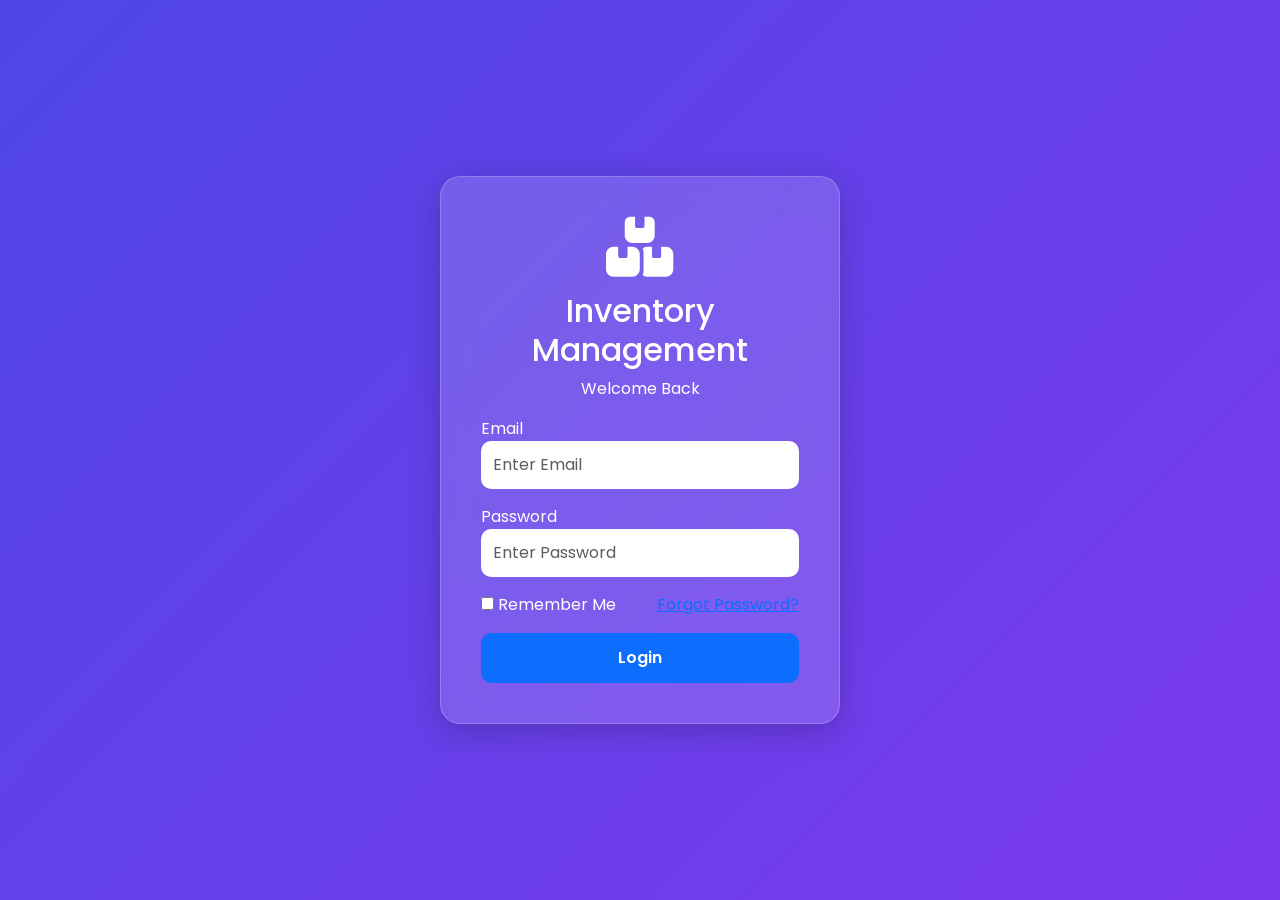
<file: inventory-management-system/login.html>
<!DOCTYPE html>
<html lang="en">

<head>

<meta charset="UTF-8">
<meta name="viewport" content="width=device-width, initial-scale=1.0">

<title>IMS Login</title>

<link href="https://cdn.jsdelivr.net/npm/bootstrap@5.3.3/dist/css/bootstrap.min.css" rel="stylesheet">

<link rel="preconnect" href="https://fonts.googleapis.com">

<link href="https://fonts.googleapis.com/css2?family=Poppins:wght@300;400;500;600;700&display=swap" rel="stylesheet">

<link rel="stylesheet" href="https://cdnjs.cloudflare.com/ajax/libs/font-awesome/6.5.2/css/all.min.css">

<link rel="stylesheet" href="css/style.css">

</head>

<body class="login-page">

<div class="login-container">

<div class="glass-card">

<div class="text-center">

<i class="fa-solid fa-boxes-stacked login-logo"></i>

<h2>Inventory Management</h2>

<p>Welcome Back</p>

</div>

<form>

<div class="mb-3">

<label>Email</label>

<input type="email"
class="form-control"
placeholder="Enter Email">

</div>

<div class="mb-3">

<label>Password</label>

<input type="password"
class="form-control"
placeholder="Enter Password">

</div>

<div class="d-flex justify-content-between mb-3">

<div>

<input type="checkbox">
Remember Me

</div>

<a href="#">
Forgot Password?
</a>

</div>

<button class="btn btn-primary w-100">

Login

</button>

</form>

</div>

</div>

</body>

</html>
</file>
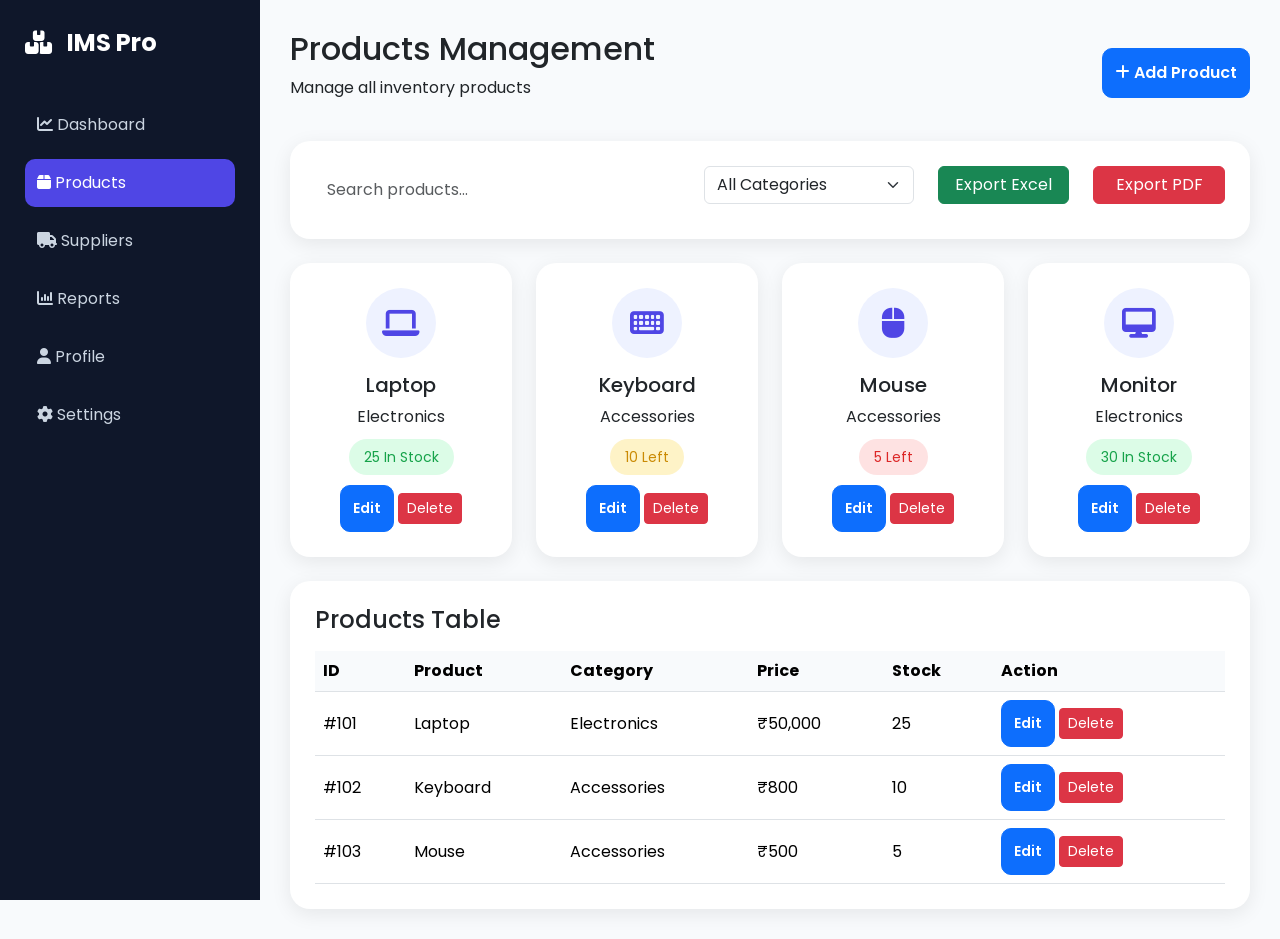
<file: inventory-management-system/products.html>
<!DOCTYPE html>
<html lang="en">

<head>

<meta charset="UTF-8">
<meta name="viewport" content="width=device-width, initial-scale=1.0">

<title>Products Management</title>

<link href="https://cdn.jsdelivr.net/npm/bootstrap@5.3.3/dist/css/bootstrap.min.css" rel="stylesheet">

<link href="https://fonts.googleapis.com/css2?family=Poppins:wght@300;400;500;600;700&display=swap" rel="stylesheet">

<link rel="stylesheet" href="https://cdnjs.cloudflare.com/ajax/libs/font-awesome/6.5.2/css/all.min.css">

<link rel="stylesheet" href="css/style.css">

</head>

<body>

<!-- Sidebar -->

<div class="sidebar">

<div class="logo">
<i class="fa-solid fa-boxes-stacked"></i>
<span>IMS Pro</span>
</div>

<ul>

<li>
<a href="index.html">
<i class="fa-solid fa-chart-line"></i>
Dashboard
</a>
</li>

<li class="active">
<a href="products.html">
<i class="fa-solid fa-box"></i>
Products
</a>
</li>

<li>
<a href="suppliers.html">
<i class="fa-solid fa-truck"></i>
Suppliers
</a>
</li>

<li>
<a href="reports.html">
<i class="fa-solid fa-chart-column"></i>
Reports
</a>
</li>

<li>
<a href="profile.html">
<i class="fa-solid fa-user"></i>
Profile
</a>
</li>

<li>
<a href="settings.html">
<i class="fa-solid fa-gear"></i>
Settings
</a>
</li>

</ul>

</div>

<!-- Main Content -->

<div class="main-content">

<div class="page-header">

<div>

<h2>Products Management</h2>

<p>Manage all inventory products</p>

</div>

<button class="btn btn-primary"
data-bs-toggle="modal"
data-bs-target="#addProductModal">

<i class="fa-solid fa-plus"></i>

Add Product

</button>

</div>

<!-- Search + Filter -->

<div class="dashboard-card mb-4">

<div class="row">

<div class="col-md-5">

<input
type="text"
class="form-control"
id="productSearch"
placeholder="Search products...">

</div>

<div class="col-md-3">

<select class="form-select">

<option>All Categories</option>

<option>Electronics</option>

<option>Accessories</option>

<option>Furniture</option>

</select>

</div>

<div class="col-md-2">

<button class="btn btn-success w-100">

Export Excel

</button>

</div>

<div class="col-md-2">

<button class="btn btn-danger w-100">

Export PDF

</button>

</div>

</div>

</div>

<!-- Product Cards -->

<div class="row g-4">

<div class="col-lg-3 col-md-6">

<div class="product-card">

<div class="product-icon">

<i class="fa-solid fa-laptop"></i>

</div>

<h5>Laptop</h5>

<p>Electronics</p>

<span class="stock-badge success">
25 In Stock
</span>

<div class="mt-3">

<button class="btn btn-sm btn-primary">

Edit

</button>

<button class="btn btn-sm btn-danger">

Delete

</button>

</div>

</div>

</div>

<div class="col-lg-3 col-md-6">

<div class="product-card">

<div class="product-icon">

<i class="fa-solid fa-keyboard"></i>

</div>

<h5>Keyboard</h5>

<p>Accessories</p>

<span class="stock-badge warning">
10 Left
</span>

<div class="mt-3">

<button class="btn btn-sm btn-primary">

Edit

</button>

<button class="btn btn-sm btn-danger">

Delete

</button>

</div>

</div>

</div>

<div class="col-lg-3 col-md-6">

<div class="product-card">

<div class="product-icon">

<i class="fa-solid fa-computer-mouse"></i>

</div>

<h5>Mouse</h5>

<p>Accessories</p>

<span class="stock-badge danger">
5 Left
</span>

<div class="mt-3">

<button class="btn btn-sm btn-primary">

Edit

</button>

<button class="btn btn-sm btn-danger">

Delete

</button>

</div>

</div>

</div>

<div class="col-lg-3 col-md-6">

<div class="product-card">

<div class="product-icon">

<i class="fa-solid fa-desktop"></i>

</div>

<h5>Monitor</h5>

<p>Electronics</p>

<span class="stock-badge success">
30 In Stock
</span>

<div class="mt-3">

<button class="btn btn-sm btn-primary">

Edit

</button>

<button class="btn btn-sm btn-danger">

Delete

</button>

</div>

</div>

</div>

</div>

<!-- Product Table -->

<div class="dashboard-card mt-4">

<h4 class="mb-3">
Products Table
</h4>

<div class="table-responsive">

<table class="table align-middle">

<thead>

<tr>

<th>ID</th>
<th>Product</th>
<th>Category</th>
<th>Price</th>
<th>Stock</th>
<th>Action</th>

</tr>

</thead>

<tbody id="productTable">

<tr>

<td>#101</td>
<td>Laptop</td>
<td>Electronics</td>
<td>₹50,000</td>
<td>25</td>

<td>

<button class="btn btn-sm btn-primary">
Edit
</button>

<button class="btn btn-sm btn-danger">
Delete
</button>

</td>

</tr>

<tr>

<td>#102</td>
<td>Keyboard</td>
<td>Accessories</td>
<td>₹800</td>
<td>10</td>

<td>

<button class="btn btn-sm btn-primary">
Edit
</button>

<button class="btn btn-sm btn-danger">
Delete
</button>

</td>

</tr>

<tr>

<td>#103</td>
<td>Mouse</td>
<td>Accessories</td>
<td>₹500</td>
<td>5</td>

<td>

<button class="btn btn-sm btn-primary">
Edit
</button>

<button class="btn btn-sm btn-danger">
Delete
</button>

</td>

</tr>

</tbody>

</table>

</div>

</div>

</div>

<!-- Add Product Modal -->

<div class="modal fade" id="addProductModal">

<div class="modal-dialog">

<div class="modal-content">

<div class="modal-header">

<h5>Add Product</h5>

<button
class="btn-close"
data-bs-dismiss="modal">
</button>

</div>

<div class="modal-body">

<input
type="text"
class="form-control mb-3"
placeholder="Product Name">

<input
type="number"
class="form-control mb-3"
placeholder="Price">

<input
type="number"
class="form-control mb-3"
placeholder="Stock">

<select class="form-select">

<option>Select Category</option>

<option>Electronics</option>

<option>Accessories</option>

<option>Furniture</option>

</select>

</div>

<div class="modal-footer">

<button class="btn btn-secondary"
data-bs-dismiss="modal">

Close

</button>

<button class="btn btn-primary">

Save Product

</button>

</div>

</div>

</div>

</div>

<script src="https://cdn.jsdelivr.net/npm/bootstrap@5.3.3/dist/js/bootstrap.bundle.min.js"></script>

<script src="js/script.js"></script>

</body>

</html>
</file>
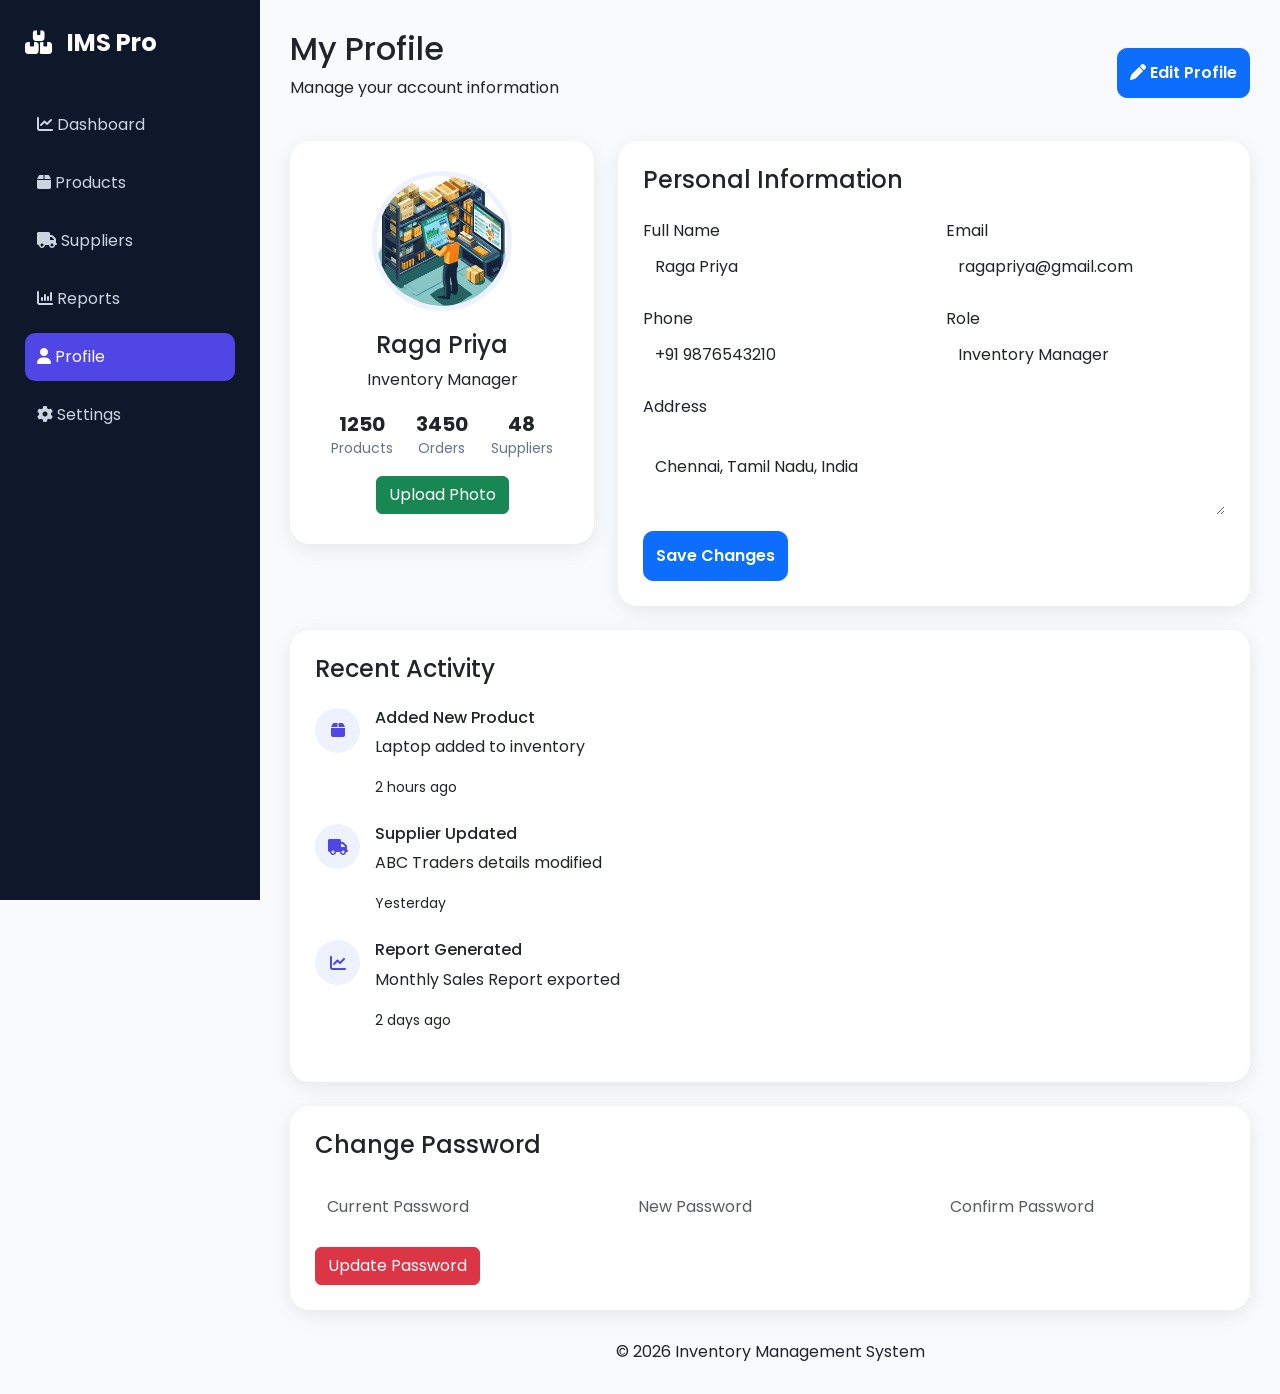
<file: inventory-management-system/profile.html>
<!DOCTYPE html>
<html lang="en">

<head>

<meta charset="UTF-8">
<meta name="viewport" content="width=device-width, initial-scale=1.0">

<title>User Profile</title>

<link href="https://cdn.jsdelivr.net/npm/bootstrap@5.3.3/dist/css/bootstrap.min.css" rel="stylesheet">

<link href="https://fonts.googleapis.com/css2?family=Poppins:wght@300;400;500;600;700&display=swap" rel="stylesheet">

<link rel="stylesheet" href="https://cdnjs.cloudflare.com/ajax/libs/font-awesome/6.5.2/css/all.min.css">

<link rel="stylesheet" href="css/style.css">

</head>

<body>

<!-- Sidebar -->

<div class="sidebar">

<div class="logo">
<i class="fa-solid fa-boxes-stacked"></i>
<span>IMS Pro</span>
</div>

<ul>

<li>
<a href="index.html">
<i class="fa-solid fa-chart-line"></i>
Dashboard
</a>
</li>

<li>
<a href="products.html">
<i class="fa-solid fa-box"></i>
Products
</a>
</li>

<li>
<a href="suppliers.html">
<i class="fa-solid fa-truck"></i>
Suppliers
</a>
</li>

<li>
<a href="reports.html">
<i class="fa-solid fa-chart-column"></i>
Reports
</a>
</li>

<li class="active">
<a href="profile.html">
<i class="fa-solid fa-user"></i>
Profile
</a>
</li>

<li>
<a href="settings.html">
<i class="fa-solid fa-gear"></i>
Settings
</a>
</li>

</ul>

</div>

<!-- Main Content -->

<div class="main-content">

<div class="page-header">

<div>

<h2>My Profile</h2>

<p>Manage your account information</p>

</div>

<button class="btn btn-primary">

<i class="fa-solid fa-pen"></i>

Edit Profile

</button>

</div>

<div class="row">

<!-- Profile Card -->

<div class="col-lg-4">

<div class="profile-card">

<img
src="assets/images/profile.jpeg"
alt="Profile Photo"
class="profile-avatar">
<h4>Raga Priya</h4>

<p>Inventory Manager</p>

<div class="profile-stats">

<div>
<h5>1250</h5>
<span>Products</span>
</div>

<div>
<h5>3450</h5>
<span>Orders</span>
</div>

<div>
<h5>48</h5>
<span>Suppliers</span>
</div>

</div>

<button class="btn btn-success mt-3">

Upload Photo

</button>

</div>

</div>

<!-- Details -->

<div class="col-lg-8">

<div class="dashboard-card">

<h4 class="mb-4">
Personal Information
</h4>

<div class="row">

<div class="col-md-6 mb-3">

<label>Full Name</label>

<input
type="text"
class="form-control"
value="Raga Priya">

</div>

<div class="col-md-6 mb-3">

<label>Email</label>

<input
type="email"
class="form-control"
value="ragapriya@gmail.com">

</div>

<div class="col-md-6 mb-3">

<label>Phone</label>

<input
type="text"
class="form-control"
value="+91 9876543210">

</div>

<div class="col-md-6 mb-3">

<label>Role</label>

<input
type="text"
class="form-control"
value="Inventory Manager">

</div>

<div class="col-md-12">

<label>Address</label>

<textarea
class="form-control"
rows="3">

Chennai, Tamil Nadu, India

</textarea>

</div>

</div>

<button class="btn btn-primary mt-3">

Save Changes

</button>

</div>

</div>

</div>

<!-- Activity Timeline -->

<div class="dashboard-card mt-4">

<h4 class="mb-4">

Recent Activity

</h4>

<div class="timeline">

<div class="timeline-item">

<div class="timeline-icon">

<i class="fa-solid fa-box"></i>

</div>

<div>

<h6>Added New Product</h6>

<p>Laptop added to inventory</p>

<small>2 hours ago</small>

</div>

</div>

<div class="timeline-item">

<div class="timeline-icon">

<i class="fa-solid fa-truck"></i>

</div>

<div>

<h6>Supplier Updated</h6>

<p>ABC Traders details modified</p>

<small>Yesterday</small>

</div>

</div>

<div class="timeline-item">

<div class="timeline-icon">

<i class="fa-solid fa-chart-line"></i>

</div>

<div>

<h6>Report Generated</h6>

<p>Monthly Sales Report exported</p>

<small>2 days ago</small>

</div>

</div>

</div>

</div>

<!-- Change Password -->

<div class="dashboard-card mt-4">

<h4 class="mb-4">

Change Password

</h4>

<div class="row">

<div class="col-md-4">

<input
type="password"
class="form-control"
placeholder="Current Password">

</div>

<div class="col-md-4">

<input
type="password"
class="form-control"
placeholder="New Password">

</div>

<div class="col-md-4">

<input
type="password"
class="form-control"
placeholder="Confirm Password">

</div>

</div>

<button class="btn btn-danger mt-3">

Update Password

</button>

</div>

<footer class="footer">

© 2026 Inventory Management System

</footer>

</div>

</body>

</html>
</file>
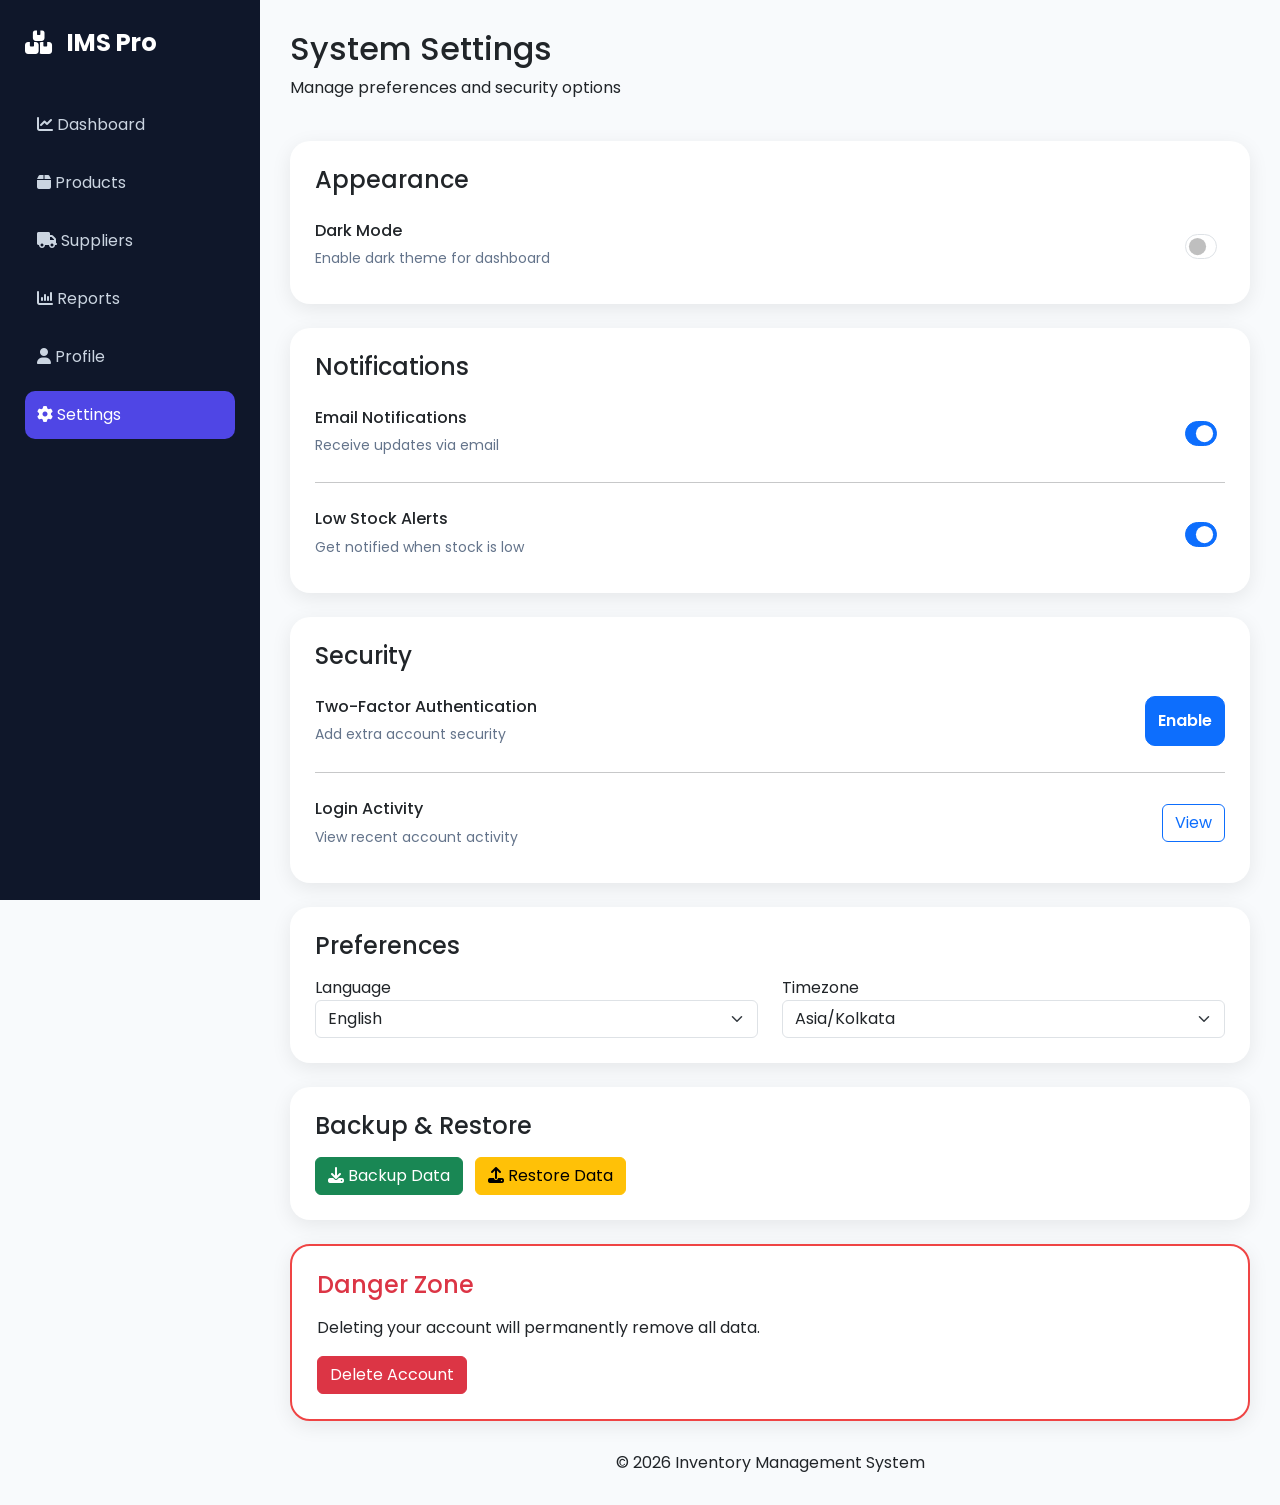
<file: inventory-management-system/settings.html>
<!DOCTYPE html>
<html lang="en">

<head>

<meta charset="UTF-8">
<meta name="viewport" content="width=device-width, initial-scale=1.0">

<title>Settings</title>

<link href="https://cdn.jsdelivr.net/npm/bootstrap@5.3.3/dist/css/bootstrap.min.css" rel="stylesheet">

<link href="https://fonts.googleapis.com/css2?family=Poppins:wght@300;400;500;600;700&display=swap" rel="stylesheet">

<link rel="stylesheet" href="https://cdnjs.cloudflare.com/ajax/libs/font-awesome/6.5.2/css/all.min.css">

<link rel="stylesheet" href="css/style.css">

</head>

<body>

<!-- Sidebar -->

<div class="sidebar">

<div class="logo">
<i class="fa-solid fa-boxes-stacked"></i>
<span>IMS Pro</span>
</div>

<ul>

<li>
<a href="index.html">
<i class="fa-solid fa-chart-line"></i>
Dashboard
</a>
</li>

<li>
<a href="products.html">
<i class="fa-solid fa-box"></i>
Products
</a>
</li>

<li>
<a href="suppliers.html">
<i class="fa-solid fa-truck"></i>
Suppliers
</a>
</li>

<li>
<a href="reports.html">
<i class="fa-solid fa-chart-column"></i>
Reports
</a>
</li>

<li>
<a href="profile.html">
<i class="fa-solid fa-user"></i>
Profile
</a>
</li>

<li class="active">
<a href="settings.html">
<i class="fa-solid fa-gear"></i>
Settings
</a>
</li>

</ul>

</div>

<!-- Main Content -->

<div class="main-content">

<div class="page-header">

<div>

<h2>System Settings</h2>

<p>Manage preferences and security options</p>

</div>

</div>

<!-- Appearance -->

<div class="dashboard-card mb-4">

<h4 class="mb-3">
Appearance
</h4>

<div class="setting-row">

<div>

<h6>Dark Mode</h6>

<p>Enable dark theme for dashboard</p>

</div>

<div class="form-check form-switch">

<input
class="form-check-input"
type="checkbox"
id="darkModeToggle">

</div>

</div>

</div>

<!-- Notifications -->

<div class="dashboard-card mb-4">

<h4 class="mb-3">
Notifications
</h4>

<div class="setting-row">

<div>

<h6>Email Notifications</h6>

<p>Receive updates via email</p>

</div>

<div class="form-check form-switch">

<input
class="form-check-input"
type="checkbox"
checked>

</div>

</div>

<hr>

<div class="setting-row">

<div>

<h6>Low Stock Alerts</h6>

<p>Get notified when stock is low</p>

</div>

<div class="form-check form-switch">

<input
class="form-check-input"
type="checkbox"
checked>

</div>

</div>

</div>

<!-- Security -->

<div class="dashboard-card mb-4">

<h4 class="mb-3">
Security
</h4>

<div class="setting-row">

<div>

<h6>Two-Factor Authentication</h6>

<p>Add extra account security</p>

</div>

<button class="btn btn-primary">

Enable

</button>

</div>

<hr>

<div class="setting-row">

<div>

<h6>Login Activity</h6>

<p>View recent account activity</p>

</div>

<button class="btn btn-outline-primary">

View

</button>

</div>

</div>

<!-- Preferences -->

<div class="dashboard-card mb-4">

<h4 class="mb-3">
Preferences
</h4>

<div class="row">

<div class="col-md-6">

<label>Language</label>

<select class="form-select">

<option>English</option>
<option>Tamil</option>
<option>Hindi</option>

</select>

</div>

<div class="col-md-6">

<label>Timezone</label>

<select class="form-select">

<option>Asia/Kolkata</option>
<option>UTC</option>
<option>America/New_York</option>

</select>

</div>

</div>

</div>

<!-- Backup -->

<div class="dashboard-card mb-4">

<h4 class="mb-3">
Backup & Restore
</h4>

<button class="btn btn-success me-2">

<i class="fa-solid fa-download"></i>

Backup Data

</button>

<button class="btn btn-warning">

<i class="fa-solid fa-upload"></i>

Restore Data

</button>

</div>

<!-- Danger Zone -->

<div class="dashboard-card danger-zone">

<h4 class="text-danger mb-3">

Danger Zone

</h4>

<p>

Deleting your account will permanently remove all data.

</p>

<button class="btn btn-danger">

Delete Account

</button>

</div>

<footer class="footer">

© 2026 Inventory Management System

</footer>

</div>

<script src="js/script.js"></script>

</body>

</html>
</file>
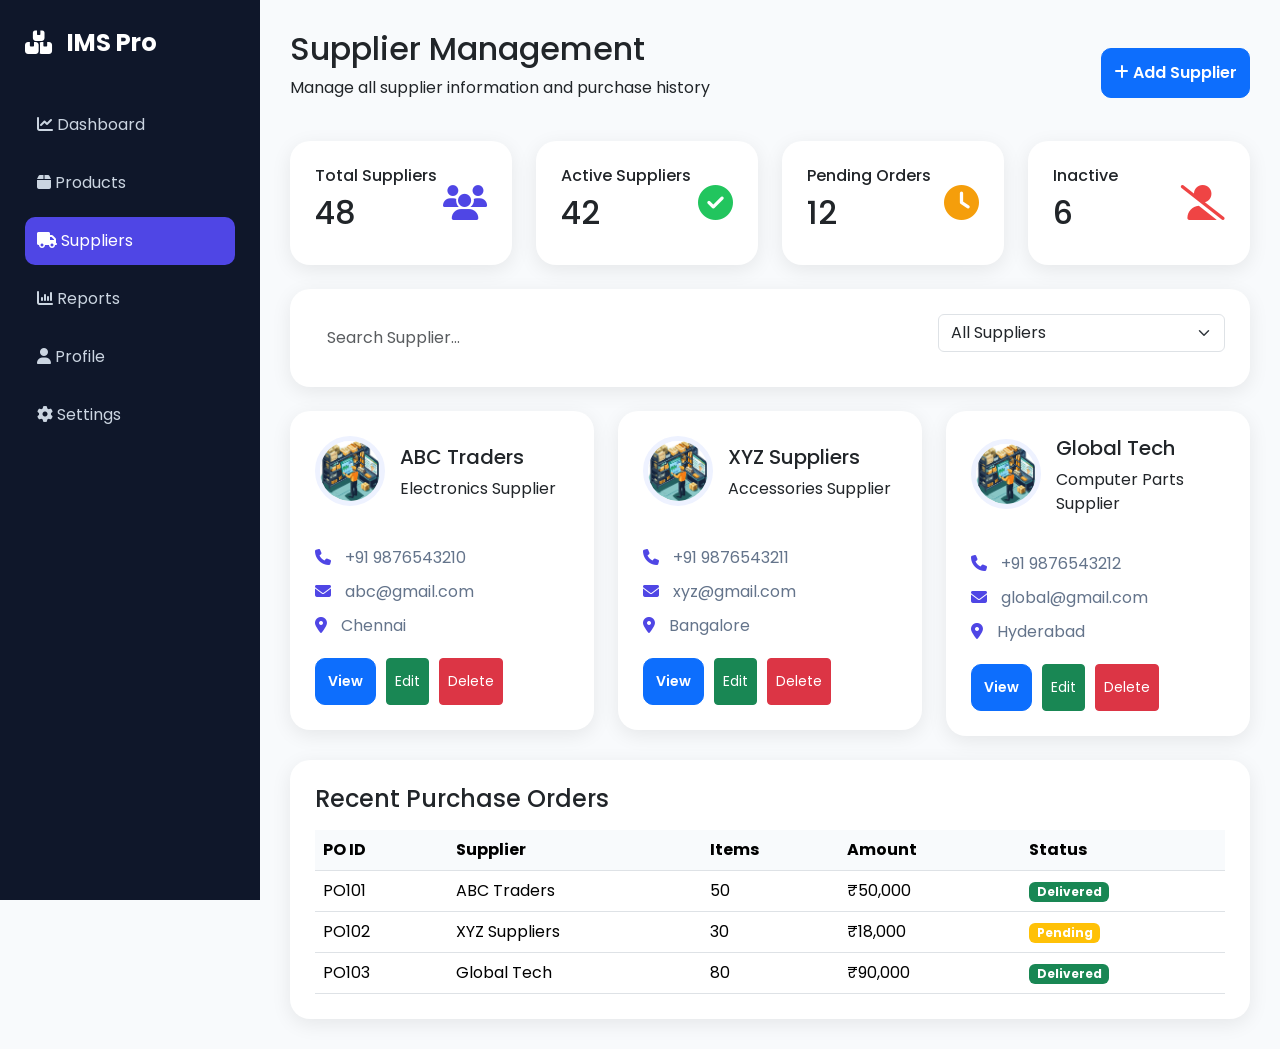
<file: inventory-management-system/suppliers.html>
<!DOCTYPE html>
<html lang="en">

<head>

<meta charset="UTF-8">
<meta name="viewport" content="width=device-width, initial-scale=1.0">

<title>Supplier Management</title>

<link href="https://cdn.jsdelivr.net/npm/bootstrap@5.3.3/dist/css/bootstrap.min.css" rel="stylesheet">

<link href="https://fonts.googleapis.com/css2?family=Poppins:wght@300;400;500;600;700&display=swap" rel="stylesheet">

<link rel="stylesheet" href="https://cdnjs.cloudflare.com/ajax/libs/font-awesome/6.5.2/css/all.min.css">

<link rel="stylesheet" href="css/style.css">

</head>

<body>

<!-- Sidebar -->

<div class="sidebar">

<div class="logo">
<i class="fa-solid fa-boxes-stacked"></i>
<span>IMS Pro</span>
</div>

<ul>

<li>
<a href="index.html">
<i class="fa-solid fa-chart-line"></i>
Dashboard
</a>
</li>

<li>
<a href="products.html">
<i class="fa-solid fa-box"></i>
Products
</a>
</li>

<li class="active">
<a href="suppliers.html">
<i class="fa-solid fa-truck"></i>
Suppliers
</a>
</li>

<li>
<a href="reports.html">
<i class="fa-solid fa-chart-column"></i>
Reports
</a>
</li>

<li>
<a href="profile.html">
<i class="fa-solid fa-user"></i>
Profile
</a>
</li>

<li>
<a href="settings.html">
<i class="fa-solid fa-gear"></i>
Settings
</a>
</li>

</ul>

</div>

<!-- Main Content -->

<div class="main-content">

<div class="page-header">

<div>

<h2>Supplier Management</h2>

<p>Manage all supplier information and purchase history</p>

</div>

<button class="btn btn-primary"
data-bs-toggle="modal"
data-bs-target="#supplierModal">

<i class="fa-solid fa-plus"></i>

Add Supplier

</button>

</div>

<!-- Statistics -->

<div class="row g-4 mb-4">

<div class="col-md-3">

<div class="stat-card">

<div>
<h6>Total Suppliers</h6>
<h2>48</h2>
</div>

<i class="fa-solid fa-users"></i>

</div>

</div>

<div class="col-md-3">

<div class="stat-card success">

<div>
<h6>Active Suppliers</h6>
<h2>42</h2>
</div>

<i class="fa-solid fa-circle-check"></i>

</div>

</div>

<div class="col-md-3">

<div class="stat-card warning">

<div>
<h6>Pending Orders</h6>
<h2>12</h2>
</div>

<i class="fa-solid fa-clock"></i>

</div>

</div>

<div class="col-md-3">

<div class="stat-card danger">

<div>
<h6>Inactive</h6>
<h2>6</h2>
</div>

<i class="fa-solid fa-user-slash"></i>

</div>

</div>

</div>

<!-- Search -->

<div class="dashboard-card mb-4">

<div class="row">

<div class="col-md-8">

<input
type="text"
class="form-control"
id="supplierSearch"
placeholder="Search Supplier...">

</div>

<div class="col-md-4">

<select class="form-select">

<option>All Suppliers</option>
<option>Active</option>
<option>Inactive</option>

</select>

</div>

</div>

</div>

<!-- Supplier Cards -->

<div class="row g-4">

<div class="col-lg-4">

<div class="supplier-card">

<div class="supplier-top">

<img
src="assets/images/profile.jpeg"
alt="Profile Photo"
class="profile-avatar">

<div>

<h5>ABC Traders</h5>

<p>Electronics Supplier</p>

</div>

</div>

<div class="supplier-info">

<p>
<i class="fa-solid fa-phone"></i>
+91 9876543210
</p>

<p>
<i class="fa-solid fa-envelope"></i>
abc@gmail.com
</p>

<p>
<i class="fa-solid fa-location-dot"></i>
Chennai
</p>

</div>

<div class="supplier-footer">

<button class="btn btn-primary btn-sm">
View
</button>

<button class="btn btn-success btn-sm">
Edit
</button>

<button class="btn btn-danger btn-sm">
Delete
</button>

</div>

</div>

</div>

<div class="col-lg-4">

<div class="supplier-card">

<div class="supplier-top">

<img
src="assets/images/profile.jpeg"
alt="Profile Photo"
class="profile-avatar">

<div>

<h5>XYZ Suppliers</h5>

<p>Accessories Supplier</p>

</div>

</div>

<div class="supplier-info">

<p>
<i class="fa-solid fa-phone"></i>
+91 9876543211
</p>

<p>
<i class="fa-solid fa-envelope"></i>
xyz@gmail.com
</p>

<p>
<i class="fa-solid fa-location-dot"></i>
Bangalore
</p>

</div>

<div class="supplier-footer">

<button class="btn btn-primary btn-sm">
View
</button>

<button class="btn btn-success btn-sm">
Edit
</button>

<button class="btn btn-danger btn-sm">
Delete
</button>

</div>

</div>

</div>

<div class="col-lg-4">

<div class="supplier-card">

<div class="supplier-top">

<img
src="assets/images/profile.jpeg"
alt="Profile Photo"
class="profile-avatar">

<div>

<h5>Global Tech</h5>

<p>Computer Parts Supplier</p>

</div>

</div>

<div class="supplier-info">

<p>
<i class="fa-solid fa-phone"></i>
+91 9876543212
</p>

<p>
<i class="fa-solid fa-envelope"></i>
global@gmail.com
</p>

<p>
<i class="fa-solid fa-location-dot"></i>
Hyderabad
</p>

</div>

<div class="supplier-footer">

<button class="btn btn-primary btn-sm">
View
</button>

<button class="btn btn-success btn-sm">
Edit
</button>

<button class="btn btn-danger btn-sm">
Delete
</button>

</div>

</div>

</div>

</div>

<!-- Purchase History Table -->

<div class="dashboard-card mt-4">

<h4 class="mb-3">
Recent Purchase Orders
</h4>

<div class="table-responsive">

<table class="table align-middle">

<thead>

<tr>

<th>PO ID</th>
<th>Supplier</th>
<th>Items</th>
<th>Amount</th>
<th>Status</th>

</tr>

</thead>

<tbody id="supplierTable">

<tr>
<td>PO101</td>
<td>ABC Traders</td>
<td>50</td>
<td>₹50,000</td>
<td><span class="badge bg-success">Delivered</span></td>
</tr>

<tr>
<td>PO102</td>
<td>XYZ Suppliers</td>
<td>30</td>
<td>₹18,000</td>
<td><span class="badge bg-warning">Pending</span></td>
</tr>

<tr>
<td>PO103</td>
<td>Global Tech</td>
<td>80</td>
<td>₹90,000</td>
<td><span class="badge bg-success">Delivered</span></td>
</tr>

</tbody>

</table>

</div>

</div>

</div>

<!-- Add Supplier Modal -->

<div class="modal fade" id="supplierModal">

<div class="modal-dialog">

<div class="modal-content">

<div class="modal-header">

<h5>Add Supplier</h5>

<button class="btn-close"
data-bs-dismiss="modal"></button>

</div>

<div class="modal-body">

<input
type="text"
class="form-control mb-3"
placeholder="Supplier Name">

<input
type="email"
class="form-control mb-3"
placeholder="Email">

<input
type="text"
class="form-control mb-3"
placeholder="Phone Number">

<input
type="text"
class="form-control"
placeholder="Location">

</div>

<div class="modal-footer">

<button
class="btn btn-secondary"
data-bs-dismiss="modal">

Close

</button>

<button class="btn btn-primary">

Save Supplier

</button>

</div>

</div>

</div>

</div>

<script src="https://cdn.jsdelivr.net/npm/bootstrap@5.3.3/dist/js/bootstrap.bundle.min.js"></script>

<script src="js/script.js"></script>

</body>

</html>
</file>
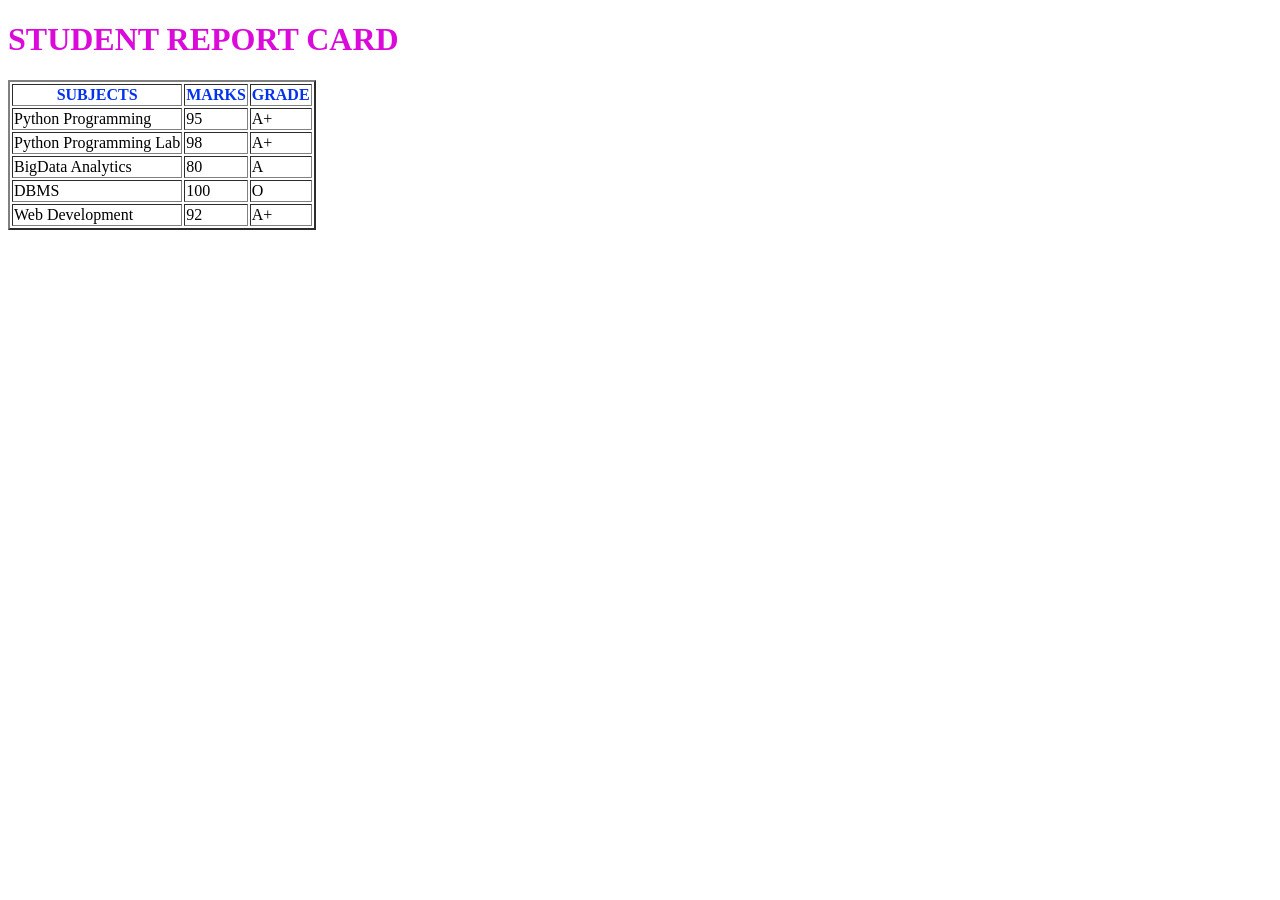
<file: lec1/ass2.html>
<!DOCTYPE html>
<html>
    <head>
        <title>
        ReportCard
        </title>
    </head>
    <body>
        
        <style>h1{color:rgb(219, 10, 219);}</style>
        <h1>STUDENT REPORT CARD</h1>

        <table border="2" >
             <style>
                  th{color: rgb(3, 50, 238);}
                  td:hover { background-color: #d2cfcf;}
             </style>
            <tr>
                <th>SUBJECTS</th>
                <th>MARKS</th>
                <th>GRADE</th>
            </tr>
               <tr>
                <td>Python Programming</td>
                <td>95</td>
                <td>A+</td>
            </tr>
            </tr>
               <tr>
                <td>Python Programming Lab</td>
                <td>98</td>
                <td>A+</td>
            </tr>
            </tr>
               <tr>
                <td>BigData Analytics</td>
                <td>80</td>
                <td>A</td>
            </tr>
            </tr>
               <tr>
                <td>DBMS</td>
                <td>100</td>
                <td>O</td>
            </tr>
            </tr>
               <tr>
                <td>Web Development</td>
                <td>92</td>
                <td>A+</td>
            </tr>
         
        </table>

    </body>
</html>
</file>
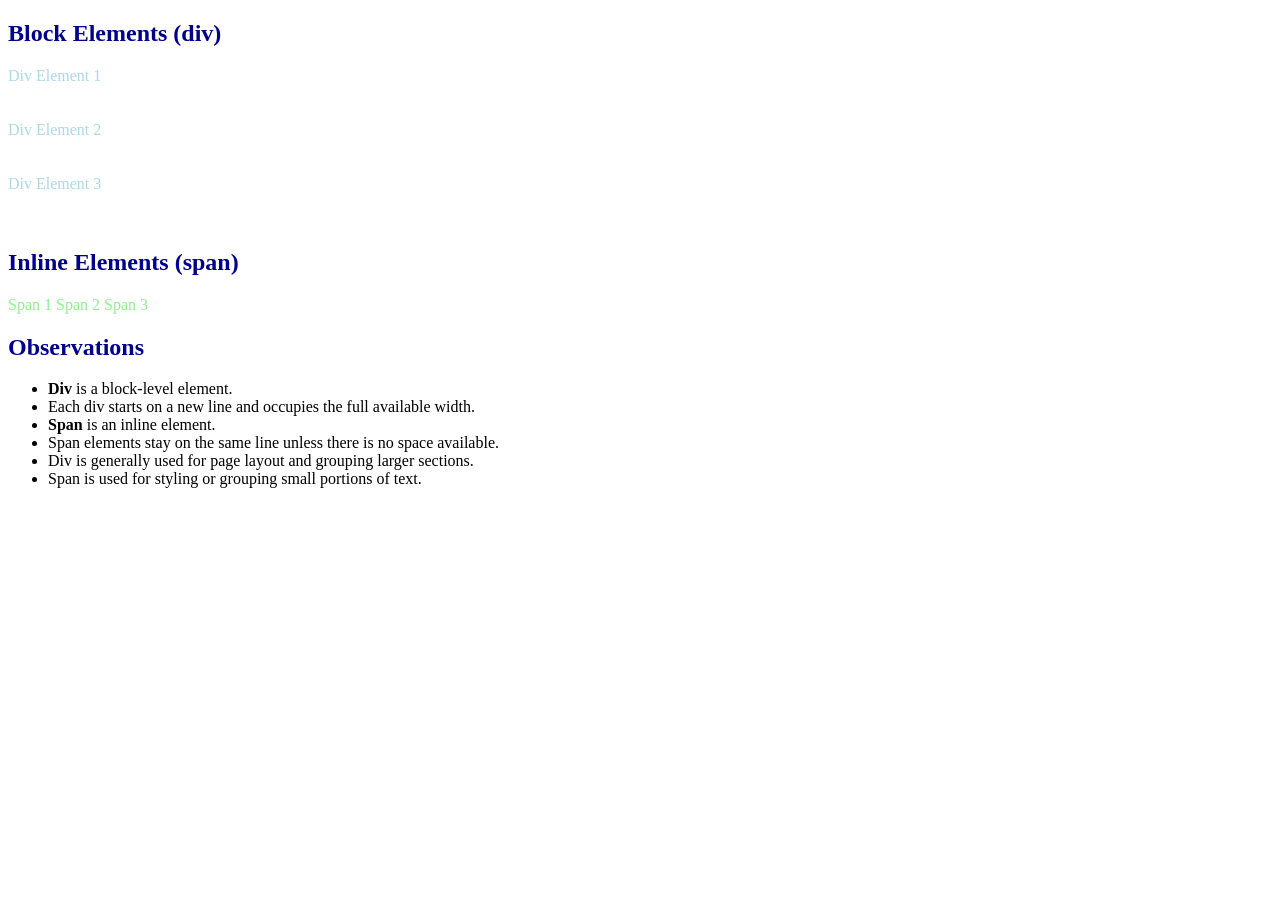
<file: lec1/ass3.html>
<!DOCTYPE html>
<html>
<head>
    <title>Block vs Inline Elements</title>
    <style>
       

        .block {
            color: lightblue;  
        }

        .inline {
            color: lightgreen;
        }

        h2 {
            color: darkblue;
        }
    </style>
</head>
<body>

    <h2>Block Elements (div)</h2>

    <div class="block">Div Element 1</div><br></br>
    <div class="block">Div Element 2</div><br></br>
    <div class="block">Div Element 3</div><br></br>

    <h2>Inline Elements (span)</h2>

    <span class="inline">Span 1</span>
    <span class="inline">Span 2</span>
    <span class="inline">Span 3</span>

    <h2>Observations</h2>
    <ul>
        <li><b>Div</b> is a block-level element.</li>
        <li>Each div starts on a new line and occupies the full available width.</li>
        <li><b>Span</b> is an inline element.</li>
        <li>Span elements stay on the same line unless there is no space available.</li>
        <li>Div is generally used for page layout and grouping larger sections.</li>
        <li>Span is used for styling or grouping small portions of text.</li>
    </ul>

</body>
</html>
</file>
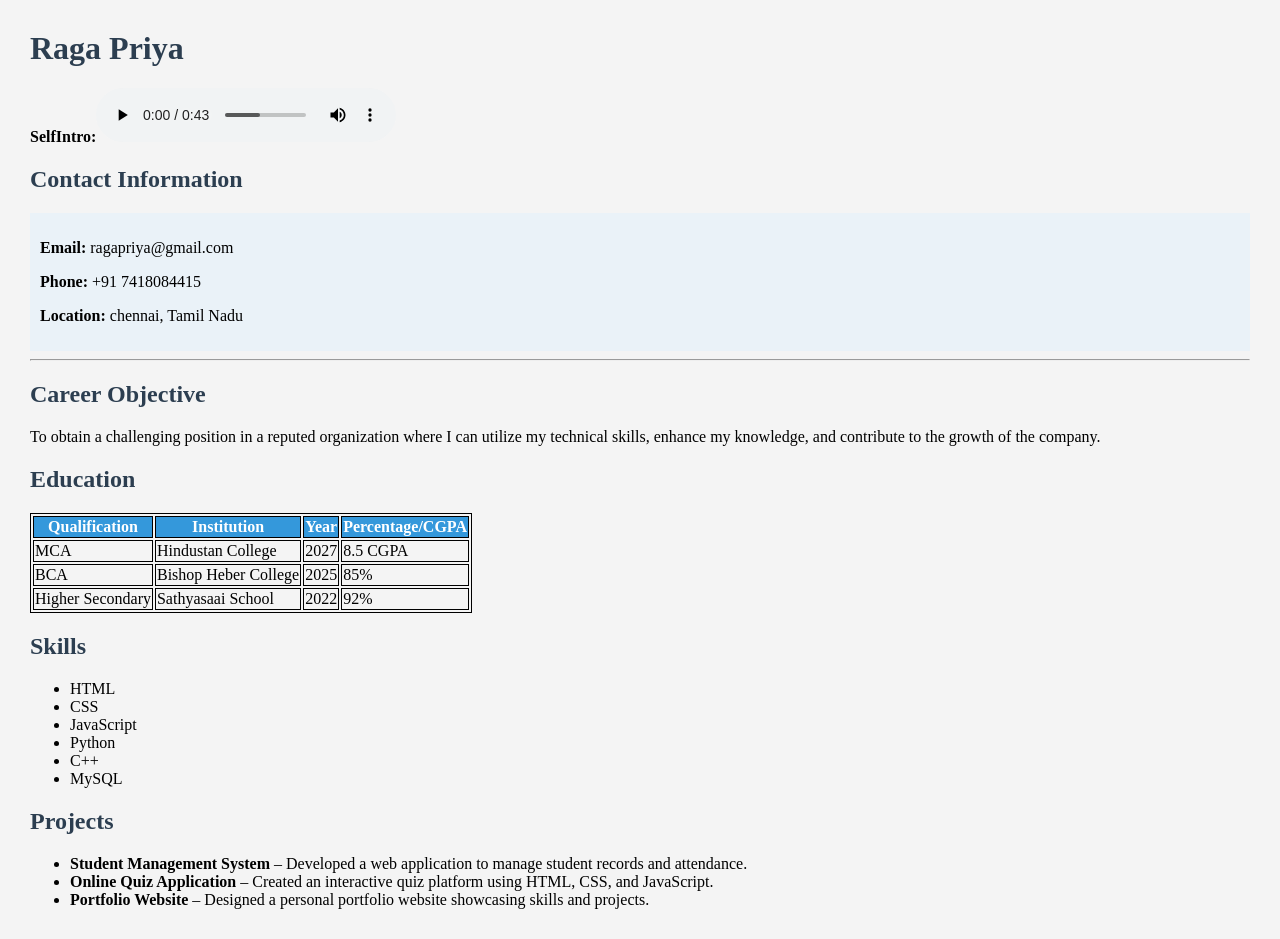
<file: lec1/ass4.html>
<!DOCTYPE html>
<html>
<head>
    <title>My Resume</title>

    <style>
        body {
            
            margin: 30px;
            background-color: #f4f4f4;
        }

        h1, h2 {
            color: #2c3e50;
        }
        table, th, td {
            border: 1px solid black;
        }

        th {
            background-color: #3498db;
            color: white;
         
        }

        .contact {
            background-color: #eaf2f8;
            padding: 10px;
            
        }
    </style>
</head>
<body>

    <div class="container">

        <h1>Raga Priya</h1>
        <p><strong>SelfIntro:</strong><audio controls>
        <source src="selfintro.mp3">
        </audio></p>
            <h2>Contact Information</h2>

        <div class="contact">


            <p><strong>Email:</strong> ragapriya@gmail.com</p>
            <p><strong>Phone:</strong> +91 7418084415</p>
            <p><strong>Location:</strong> chennai, Tamil Nadu</p>
        </div>

    </div>

        <hr>

        <h2>Career Objective</h2>
        <p>
            To obtain a challenging position in a reputed organization where I can utilize my technical skills,
            enhance my knowledge, and contribute to the growth of the company.
        </p>

        <h2>Education</h2>

        <table>
            <tr>
                <th>Qualification</th>
                <th>Institution</th>
                <th>Year</th>
                <th>Percentage/CGPA</th>
            </tr>

            <tr>
                <td>MCA</td>
                <td>Hindustan College</td>
                <td>2027</td>
                <td>8.5 CGPA</td>
            </tr>

            <tr>
                <td>BCA</td>
                <td>Bishop Heber College</td>
                <td>2025</td>
                <td>85%</td>
            </tr>

            <tr>
                <td>Higher Secondary</td>
                <td>Sathyasaai School</td>
                <td>2022</td>
                <td>92%</td>
            </tr>
        </table>

        <h2>Skills</h2>

        <ul>
            <li>HTML</li>
            <li>CSS</li>
            <li>JavaScript</li>
            <li>Python</li>
            <li>C++</li>
            <li>MySQL</li>
        </ul>

        <h2>Projects</h2>

        <ul>
            <li>
                <strong>Student Management System</strong> –
                Developed a web application to manage student records and attendance.
            </li>

            <li>
                <strong>Online Quiz Application</strong> –
                Created an interactive quiz platform using HTML, CSS, and JavaScript.
            </li>

            <li>
                <strong>Portfolio Website</strong> –
                Designed a personal portfolio website showcasing skills and projects.
            </li>
        </ul>

        

</body>
</html>
</file>
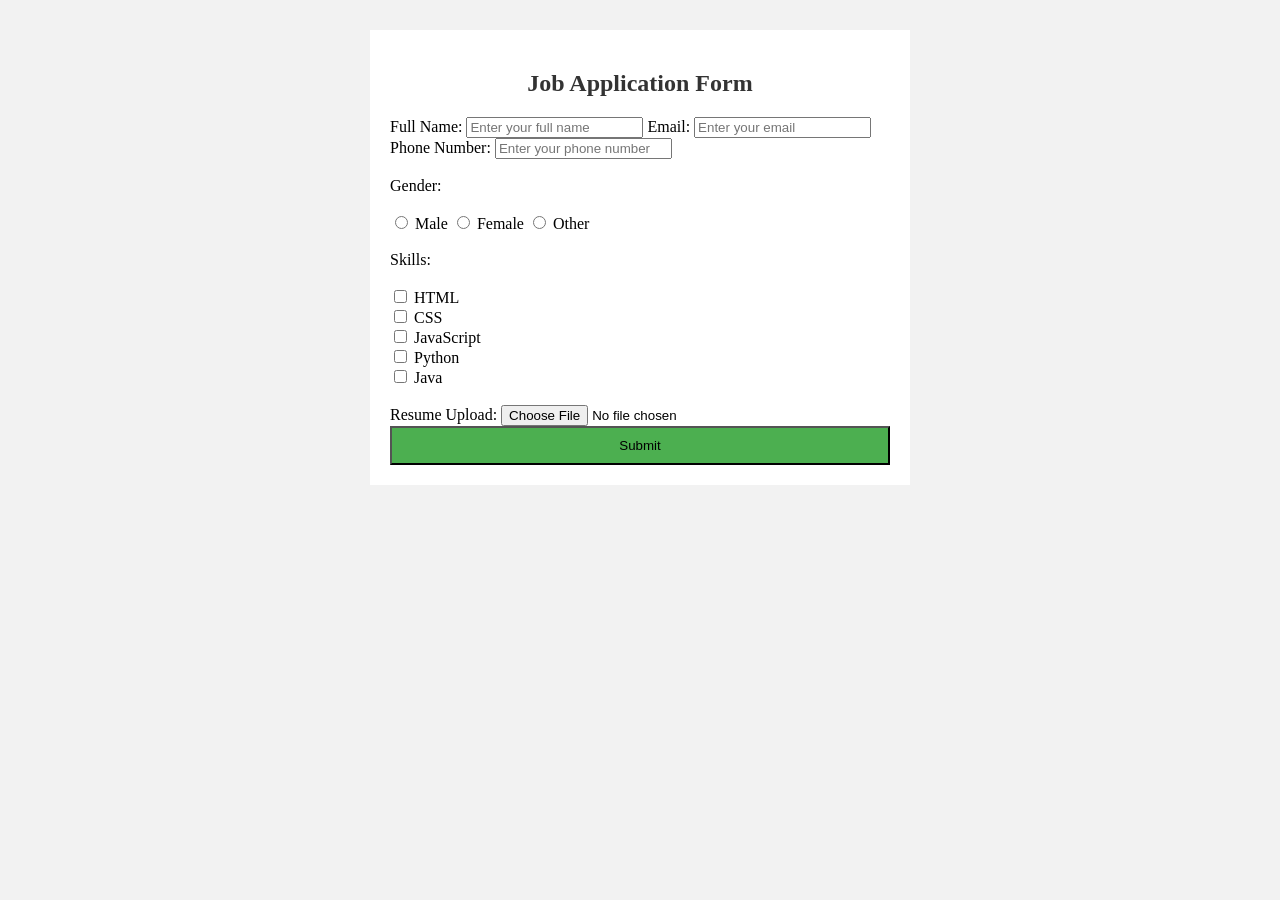
<file: lec1/ass5.html>
<!DOCTYPE html>
<html>
<head>
    <title>Job Application Form</title>

    <style>
        body {
          
            background-color: #f2f2f2;
        }

        .container {
            width: 500px;
            margin: 30px auto;
            background-color: white;
            padding: 20px;
          
        }

        h2 {
            text-align: center;
            color: #333;
        }
        .submit-btn {
            width: 100%;
            padding: 10px;
            background-color: #4CAF50;
            cursor: pointer;
        }

        .submit-btn:hover {
            background-color: #45a049;
        }
    </style>
</head>
<body>

    <div class="container">

        <h2>Job Application Form</h2>

        <form>

            <label>Full Name:</label>
            <input type="text" placeholder="Enter your full name">

            <label>Email:</label>
            <input type="email" placeholder="Enter your email">

            <label>Phone Number:</label>
            <input type="tel" placeholder="Enter your phone number"><br><br>

            <label>Gender:</label><br><br>

            <input type="radio" name="gender"> Male
            <input type="radio" name="gender"> Female
            <input type="radio" name="gender"> Other

            <br><br>

            <label>Skills:</label><br><br>

            <input type="checkbox"> HTML<br>
            <input type="checkbox"> CSS<br>
            <input type="checkbox"> JavaScript<br>
            <input type="checkbox"> Python<br>
            <input type="checkbox"> Java

            <br><br>

            <label>Resume Upload:</label>
            <input type="file">

            <button type="submit" class="submit-btn">
                Submit
            </button>

        </form>

    </div>

</body>
</html>
</file>
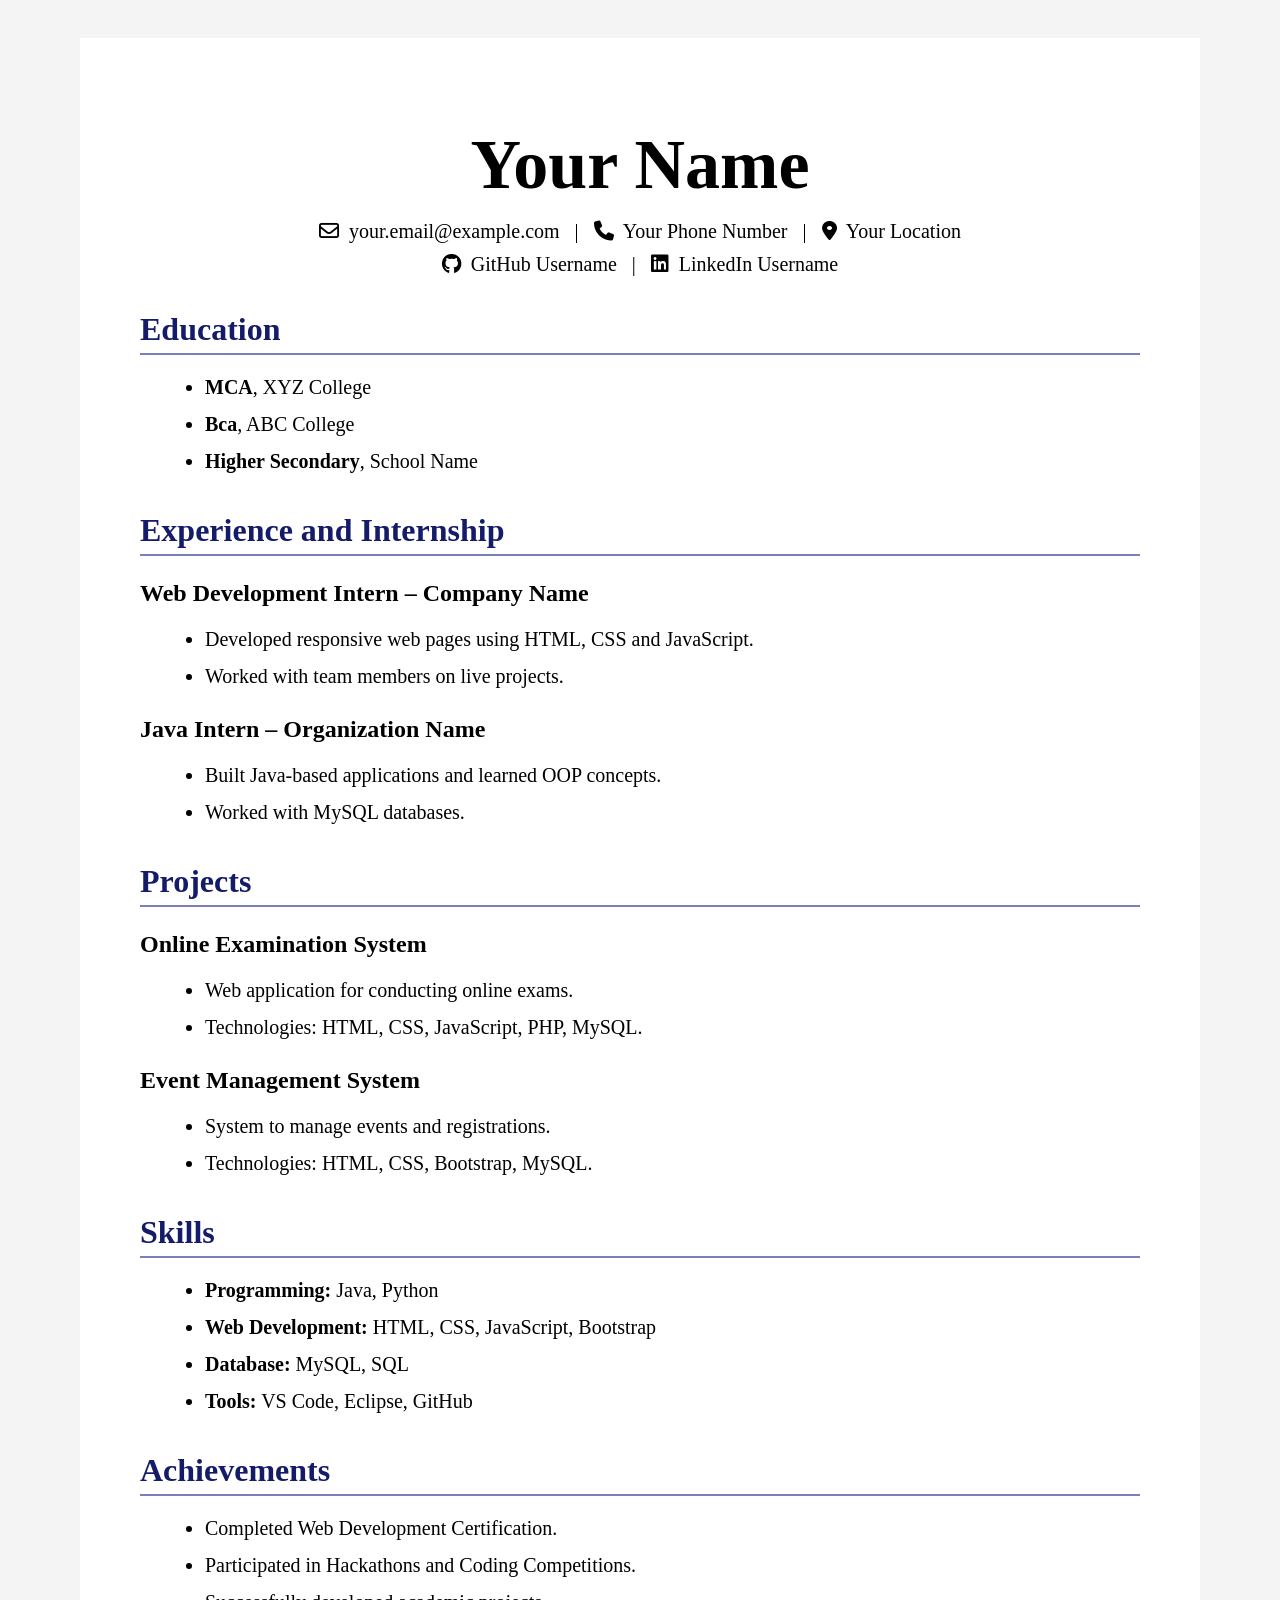
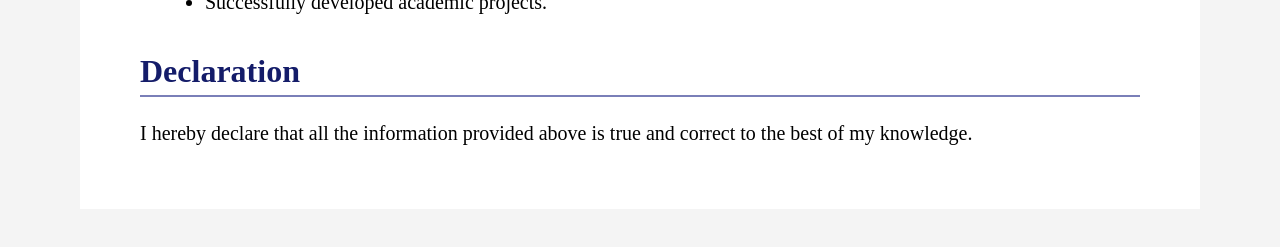
<file: lec2/resumetemplate.html>
<!DOCTYPE html>
<html lang="en">
<head>
<meta charset="UTF-8">
<meta name="viewport" content="width=device-width, initial-scale=1.0">
<title>Resume</title>

<link rel="stylesheet"
href="https://cdnjs.cloudflare.com/ajax/libs/font-awesome/6.5.1/css/all.min.css">

<style>

body{
    background:#f4f4f4;
    padding:30px;
}

.resume{
    max-width:1000px;
    margin:auto;
    background:white;
    padding:40px 60px;
}

header{
    text-align:center;
    margin-bottom:30px;
}

header h1{
    font-size:70px;
    margin-bottom:15px;
}

.contact,
.social{
    display:flex;
    justify-content:center;
    gap:15px;
    flex-wrap:wrap;
    font-size:20px;
    margin:10px 0;
}

.contact i,
.social i{
    margin-right:5px;
}

section{
    margin-top:35px;
}

section h2{
    color:#141c69;
    font-size:32px;
    border-bottom:2px solid #7a7fb8;
    padding-bottom:5px;
    margin-bottom:15px;
}

.item{
    margin-bottom:20px;
}

.item h3{
    font-size:24px;
    margin-bottom:5px;
}

ul{
    margin-left:25px;
}

ul li{
    font-size:20px;
    line-height:1.6;
    margin-bottom:5px;
}

p{
    font-size:20px;
    line-height:1.6;
}

@media(max-width:768px){

    .resume{
        padding:20px;
    }

    header h1{
        font-size:45px;
    }

    .contact,
    .social{
        font-size:15px;
    }

    section h2{
        font-size:24px;
    }

    ul li,
    p,
    .item h3{
        font-size:16px;
    }
}
</style>
</head>

<body>

<div class="resume">

    <header>
        <h1>Your Name</h1>

        <div class="contact">
            <span><i class="fa-regular fa-envelope"></i> your.email@example.com</span>
            <span>|</span>
            <span><i class="fa-solid fa-phone"></i> Your Phone Number</span>
            <span>|</span>
            <span><i class="fa-solid fa-location-dot"></i> Your Location</span>
        </div>

        <div class="social">
            <span><i class="fa-brands fa-github"></i> GitHub Username</span>
            <span>|</span>
            <span><i class="fa-brands fa-linkedin"></i> LinkedIn Username</span>
        </div>
    </header>

    <section>
        <h2>Education</h2>
        <ul>
            <li><strong>MCA</strong>, XYZ College</li>
            <li><strong>Bca</strong>, ABC College</li>
            <li><strong>Higher Secondary</strong>, School Name</li>
        </ul>
    </section>

    <section>
        <h2>Experience and Internship</h2>

        <div class="item">
            <h3>Web Development Intern – Company Name</h3>
            <ul>
                <li>Developed responsive web pages using HTML, CSS and JavaScript.</li>
                <li>Worked with team members on live projects.</li>
            </ul>
        </div>

        <div class="item">
            <h3>Java Intern – Organization Name</h3>
            <ul>
                <li>Built Java-based applications and learned OOP concepts.</li>
                <li>Worked with MySQL databases.</li>
            </ul>
        </div>
    </section>

    <section>
        <h2>Projects</h2>

        <div class="item">
            <h3>Online Examination System</h3>
            <ul>
                <li>Web application for conducting online exams.</li>
                <li>Technologies: HTML, CSS, JavaScript, PHP, MySQL.</li>
            </ul>
        </div>

        <div class="item">
            <h3>Event Management System</h3>
            <ul>
                <li>System to manage events and registrations.</li>
                <li>Technologies: HTML, CSS, Bootstrap, MySQL.</li>
            </ul>
        </div>
    </section>

    <section>
        <h2>Skills</h2>
        <ul>
            <li><strong>Programming:</strong> Java, Python</li>
            <li><strong>Web Development:</strong> HTML, CSS, JavaScript, Bootstrap</li>
            <li><strong>Database:</strong> MySQL, SQL</li>
            <li><strong>Tools:</strong> VS Code, Eclipse, GitHub</li>
        </ul>
    </section>

    <section>
        <h2>Achievements</h2>
        <ul>
            <li>Completed Web Development Certification.</li>
            <li>Participated in Hackathons and Coding Competitions.</li>
            <li>Successfully developed academic projects.</li>
        </ul>
    </section>

    <section>
        <h2>Declaration</h2>
        <p>
            I hereby declare that all the information provided above is true and correct to the best of my knowledge.
        </p>
    </section>

</div>

</body>
</html>
</file>
<file: inventory-management-system/css/style.css>
*{
margin:0;
padding:0;
box-sizing:border-box;
font-family:'Poppins',sans-serif;
}

body{
background:#f8fafc;
}

.login-page{
height:100vh;
display:flex;
justify-content:center;
align-items:center;
background:linear-gradient(
135deg,
#4f46e5,
#7c3aed
);
}

.glass-card{

width:400px;

padding:40px;

background:rgba(255,255,255,0.15);

backdrop-filter:blur(15px);

border:1px solid rgba(255,255,255,0.2);

border-radius:20px;

box-shadow:0 8px 32px rgba(0,0,0,.2);

color:white;
}

.login-logo{

font-size:60px;

margin-bottom:15px;

color:white;

}

.form-control{

border:none;

padding:12px;

border-radius:10px;

}

.btn-primary{

padding:12px;

border-radius:10px;

font-weight:600;

}

@media(max-width:768px){

.glass-card{

width:90%;

}

}
.sidebar{
position:fixed;
width:260px;
height:100vh;
background:#0f172a;
padding:25px;
left:0;
top:0;
}

.logo{
color:white;
font-size:24px;
font-weight:700;
margin-bottom:40px;
}

.logo i{
margin-right:10px;
}

.sidebar ul{
list-style:none;
padding:0;
}

.sidebar ul li{
margin:10px 0;
}

.sidebar ul li a{
color:#cbd5e1;
text-decoration:none;
display:block;
padding:12px;
border-radius:10px;
transition:.3s;
}

.sidebar ul li a:hover,
.sidebar ul li.active a{
background:#4f46e5;
color:white;
}

.main-content{
margin-left:260px;
padding:30px;
}

.topbar{
display:flex;
justify-content:space-between;
align-items:center;
margin-bottom:30px;
}

.search-box input{
width:300px;
padding:10px;
border:none;
border-radius:10px;
background:#e2e8f0;
}

.top-icons{
display:flex;
align-items:center;
gap:20px;
}

.profile-img{
border-radius:50%;
}

.stat-card{
background:white;
padding:25px;
border-radius:20px;
display:flex;
justify-content:space-between;
align-items:center;
box-shadow:0 5px 20px rgba(0,0,0,.08);
transition:.3s;
}

.stat-card:hover{
transform:translateY(-5px);
}

.stat-card i{
font-size:35px;
color:#4f46e5;
}

.success i{
color:#22c55e;
}

.warning i{
color:#f59e0b;
}

.danger i{
color:#ef4444;
}

.dashboard-card{
background:white;
padding:25px;
border-radius:20px;
box-shadow:0 5px 20px rgba(0,0,0,.08);
}

.alert-list{
list-style:none;
padding:0;
}

.alert-list li{
padding:10px;
background:#fef2f2;
margin-bottom:10px;
border-radius:10px;
}

.footer{
margin-top:30px;
text-align:center;
}

.dark-mode{
background:#0f172a;
color:white;
}

@media(max-width:992px){

.sidebar{
width:80px;
}

.logo span{
display:none;
}

.main-content{
margin-left:80px;
}

}

@media(max-width:768px){

.sidebar{
display:none;
}

.main-content{
margin-left:0;
}

.search-box input{
width:180px;
}

}
.page-header{
display:flex;
justify-content:space-between;
align-items:center;
margin-bottom:25px;
}

.product-card{
background:white;
padding:25px;
border-radius:20px;
text-align:center;
box-shadow:0 5px 20px rgba(0,0,0,.08);
transition:.3s;
}

.product-card:hover{
transform:translateY(-8px);
}

.product-icon{
width:70px;
height:70px;
background:#eef2ff;
margin:auto;
border-radius:50%;
display:flex;
justify-content:center;
align-items:center;
font-size:30px;
color:#4f46e5;
margin-bottom:15px;
}

.stock-badge{
padding:8px 15px;
border-radius:20px;
font-size:14px;
}

.stock-badge.success{
background:#dcfce7;
color:#16a34a;
}

.stock-badge.warning{
background:#fef3c7;
color:#ca8a04;
}

.stock-badge.danger{
background:#fee2e2;
color:#dc2626;
}

.table th{
background:#f8fafc;
}
.supplier-card{
background:white;
padding:25px;
border-radius:20px;
box-shadow:0 5px 20px rgba(0,0,0,.08);
transition:.3s;
}

.supplier-card:hover{
transform:translateY(-8px);
}

.supplier-top{
display:flex;
align-items:center;
gap:15px;
margin-bottom:20px;
}

.supplier-top img{
width:70px;
height:70px;
border-radius:50%;
}

.supplier-info p{
margin-bottom:10px;
color:#64748b;
}

.supplier-info i{
margin-right:10px;
color:#4f46e5;
}

.supplier-footer{
margin-top:20px;
display:flex;
gap:10px;
}
.page-header{
display:flex;
justify-content:space-between;
align-items:center;
margin-bottom:25px;
flex-wrap:wrap;
gap:15px;
}

.dashboard-card h5{
margin-bottom:20px;
font-weight:600;
}

.table{
margin-bottom:0;
}

.table th{
background:#f8fafc;
}
.profile-card{
background:white;
padding:30px;
border-radius:20px;
text-align:center;
box-shadow:0 5px 20px rgba(0,0,0,.08);
}

.profile-avatar{
width:140px;
height:140px;
border-radius:50%;
object-fit:cover;
margin-bottom:20px;
border:5px solid #eef2ff;
}

.profile-stats{
display:flex;
justify-content:space-around;
margin-top:20px;
}

.profile-stats h5{
margin-bottom:0;
font-weight:700;
}

.profile-stats span{
font-size:14px;
color:#64748b;
}

.timeline-item{
display:flex;
gap:15px;
margin-bottom:25px;
}

.timeline-icon{
width:45px;
height:45px;
border-radius:50%;
background:#eef2ff;
display:flex;
justify-content:center;
align-items:center;
color:#4f46e5;
}
.setting-row{
display:flex;
justify-content:space-between;
align-items:center;
padding:10px 0;
}

.setting-row p{
margin:0;
color:#64748b;
font-size:14px;
}

.danger-zone{
border:2px solid #ef4444;
}

.form-check-input{
width:50px;
height:25px;
cursor:pointer;
}
</file>
